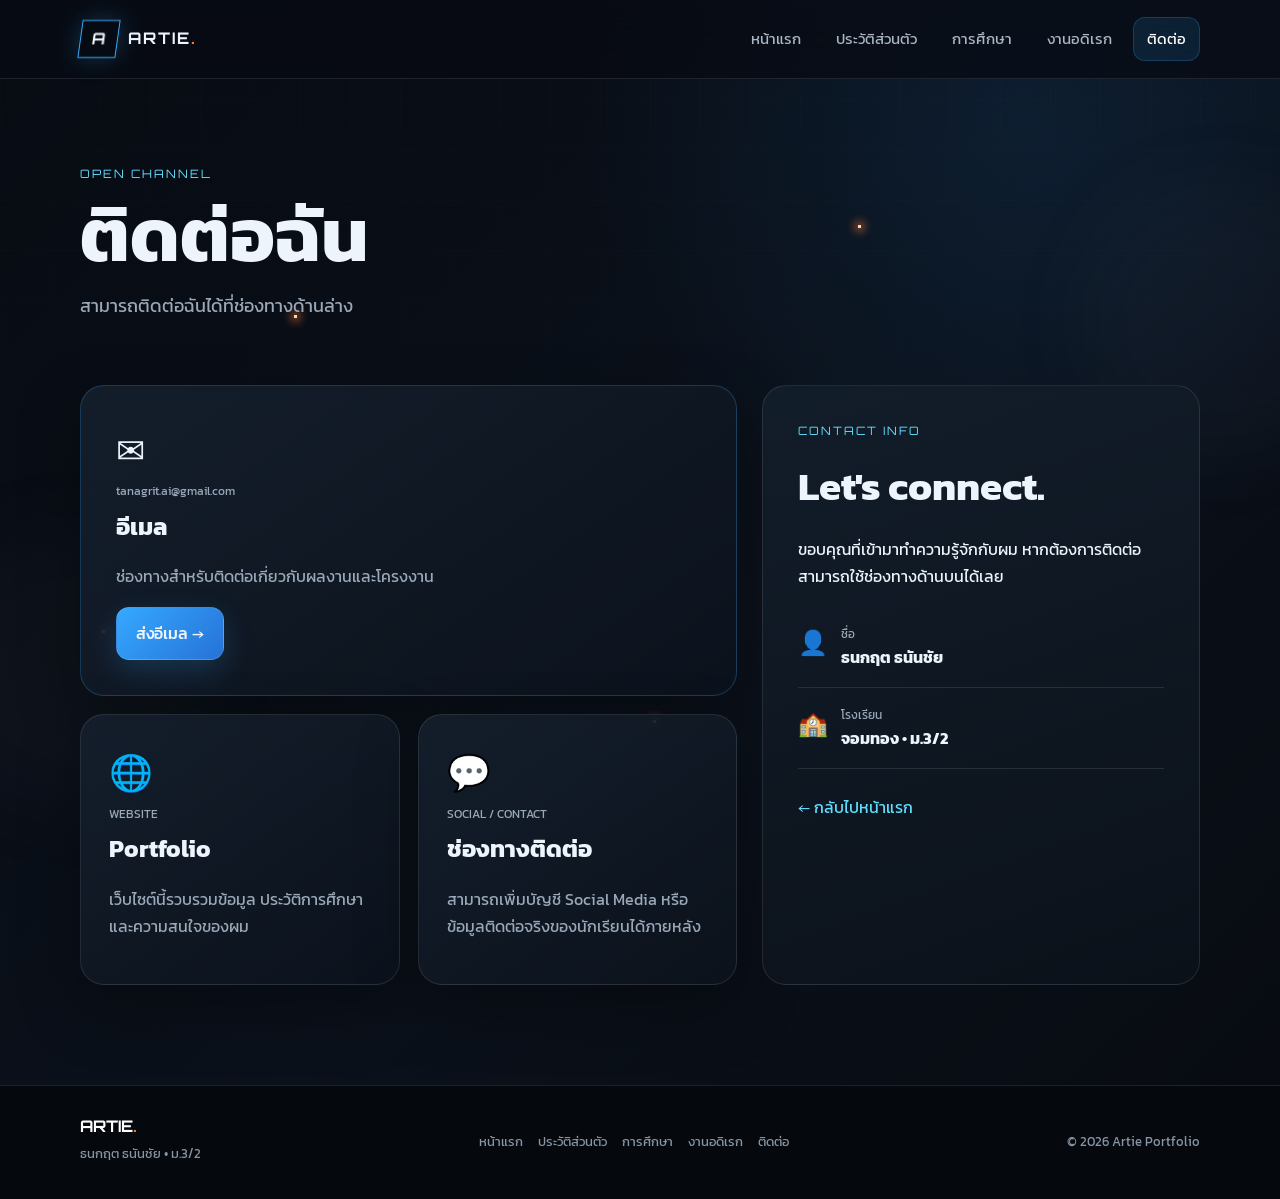
<file: contact.html>
<!DOCTYPE html>
<html lang="th">
<head><meta charset="UTF-8"><meta name="viewport" content="width=device-width, initial-scale=1.0"><title>Artie Portfolio | ติดต่อ</title><link rel="stylesheet" href="style.css"></head>
<body><div class="battle-bg" aria-hidden="true"><span class="spark s1"></span><span class="spark s2"></span><span class="spark s3"></span><span class="spark s4"></span><span class="spark s5"></span><span class="smoke smoke1"></span><span class="smoke smoke2"></span></div>
<header class="site-header"><nav class="nav container" aria-label="เมนูหลัก"><a class="brand" href="index.html"><span class="brand-mark">A</span><span>ARTIE<span class="dot">.</span></span></a><div class="nav-links"><a href="index.html">หน้าแรก</a><a href="profile.html">ประวัติส่วนตัว</a><a href="education.html">การศึกษา</a><a href="hobby.html">งานอดิเรก</a><a class="active" href="contact.html">ติดต่อ</a></div></nav></header>
<main><section class="page-hero container"><p class="eyebrow">OPEN CHANNEL</p><h1>ติดต่อฉัน</h1><p>สามารถติดต่อฉันได้ที่ช่องทางด้านล่าง</p></section>
<section class="contact-layout container"><div class="contact-main"><div class="contact-card featured"><span class="contact-icon">✉</span><small>tanagrit.ai@gmail.com</small><h2>อีเมล</h2><p>ช่องทางสำหรับติดต่อเกี่ยวกับผลงานและโครงงาน</p><a class="btn btn-primary" href="mailto:tanagrit.ai@gmail.com">ส่งอีเมล →</a></div>
<div class="contact-card"><span class="contact-icon">🌐</span><small>WEBSITE</small><h2>Portfolio</h2><p>เว็บไซต์นี้รวบรวมข้อมูล ประวัติการศึกษา และความสนใจของผม</p></div>
<div class="contact-card"><span class="contact-icon">💬</span><small>SOCIAL / CONTACT</small><h2>ช่องทางติดต่อ</h2><p>สามารถเพิ่มบัญชี Social Media หรือข้อมูลติดต่อจริงของนักเรียนได้ภายหลัง</p></div></div>
<aside class="contact-aside"><p class="eyebrow">CONTACT INFO</p><h2>Let's connect.</h2><p>ขอบคุณที่เข้ามาทำความรู้จักกับผม หากต้องการติดต่อ สามารถใช้ช่องทางด้านบนได้เลย</p><div class="contact-line"><span>👤</span><div><small>ชื่อ</small><b>ธนกฤต ธนันชัย</b></div></div><div class="contact-line"><span>🏫</span><div><small>โรงเรียน</small><b>จอมทอง • ม.3/2</b></div></div><a class="text-link" href="index.html">← กลับไปหน้าแรก</a></aside></section></main>
<footer class="site-footer"><div class="container footer-inner"><div><b>ARTIE<span class="dot">.</span></b><p>ธนกฤต ธนันชัย • ม.3/2</p></div><div class="footer-links"><a href="index.html">หน้าแรก</a><a href="profile.html">ประวัติส่วนตัว</a><a href="education.html">การศึกษา</a><a href="hobby.html">งานอดิเรก</a><a href="contact.html">ติดต่อ</a></div><p>© 2026 Artie Portfolio</p></div></footer>
<script>document.addEventListener('click',e=>{const b=document.createElement('span');b.className='click-burst';b.style.left=e.clientX+'px';b.style.top=e.clientY+'px';document.body.appendChild(b);setTimeout(()=>b.remove(),700)});</script></body></html>
</file>
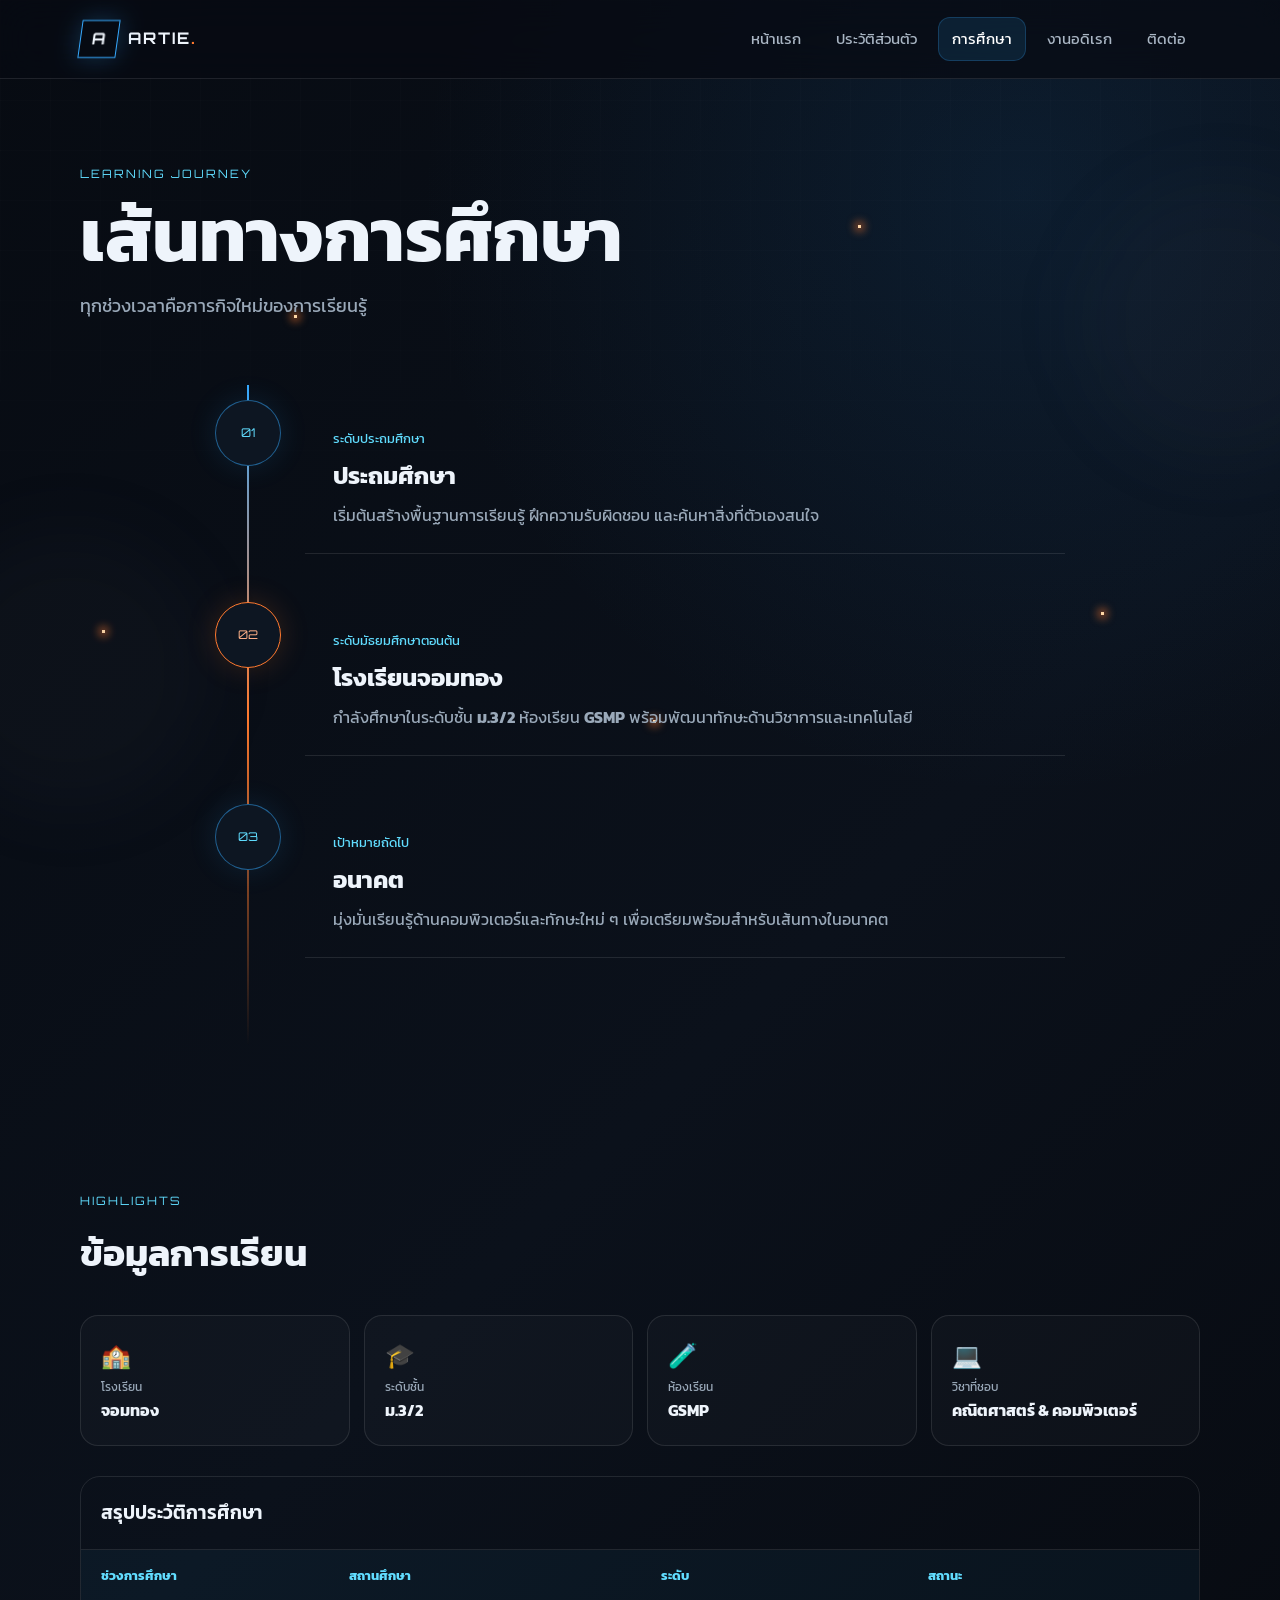
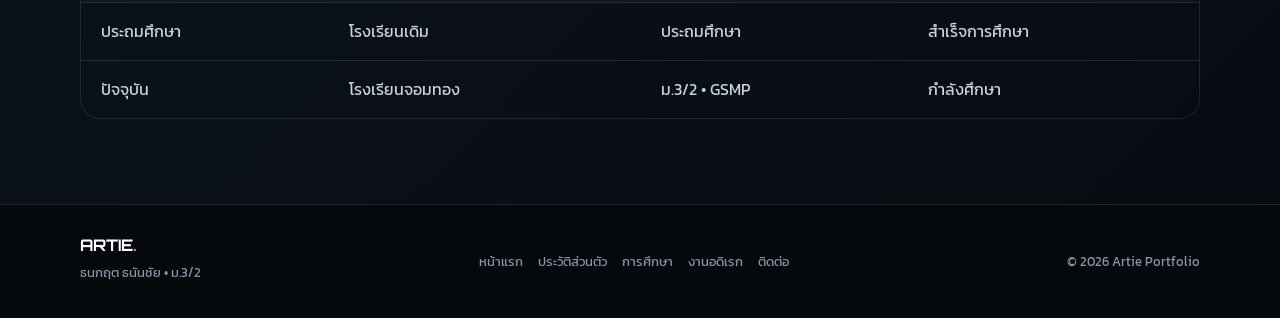
<file: education.html>
<!DOCTYPE html>
<html lang="th">
<head><meta charset="UTF-8"><meta name="viewport" content="width=device-width, initial-scale=1.0"><title>Artie Portfolio | การศึกษา</title><link rel="stylesheet" href="style.css"></head>
<body><div class="battle-bg" aria-hidden="true"><span class="spark s1"></span><span class="spark s2"></span><span class="spark s3"></span><span class="spark s4"></span><span class="spark s5"></span><span class="smoke smoke1"></span><span class="smoke smoke2"></span></div>
<header class="site-header"><nav class="nav container" aria-label="เมนูหลัก"><a class="brand" href="index.html"><span class="brand-mark">A</span><span>ARTIE<span class="dot">.</span></span></a><div class="nav-links"><a href="index.html">หน้าแรก</a><a href="profile.html">ประวัติส่วนตัว</a><a class="active" href="education.html">การศึกษา</a><a href="hobby.html">งานอดิเรก</a><a href="contact.html">ติดต่อ</a></div></nav></header>
<main><section class="page-hero container"><p class="eyebrow">LEARNING JOURNEY</p><h1>เส้นทางการศึกษา</h1><p>ทุกช่วงเวลาคือภารกิจใหม่ของการเรียนรู้</p></section>
<section class="timeline container"><div class="timeline-item"><span class="timeline-dot">01</span><div class="timeline-content"><small>ระดับประถมศึกษา</small><h2>ประถมศึกษา</h2><p>เริ่มต้นสร้างพื้นฐานการเรียนรู้ ฝึกความรับผิดชอบ และค้นหาสิ่งที่ตัวเองสนใจ</p></div></div>
<div class="timeline-item current"><span class="timeline-dot">02</span><div class="timeline-content"><small>ระดับมัธยมศึกษาตอนต้น</small><h2>โรงเรียนจอมทอง</h2><p>กำลังศึกษาในระดับชั้น <b>ม.3/2</b> ห้องเรียน <b>GSMP</b> พร้อมพัฒนาทักษะด้านวิชาการและเทคโนโลยี</p></div></div>
<div class="timeline-item"><span class="timeline-dot">03</span><div class="timeline-content"><small>เป้าหมายถัดไป</small><h2>อนาคต</h2><p>มุ่งมั่นเรียนรู้ด้านคอมพิวเตอร์และทักษะใหม่ ๆ เพื่อเตรียมพร้อมสำหรับเส้นทางในอนาคต</p></div></div></section>
<section class="section container"><div class="section-heading"><p class="eyebrow">HIGHLIGHTS</p><h2>ข้อมูลการเรียน</h2></div><div class="highlight-grid"><div class="highlight"><span>🏫</span><b>โรงเรียน</b><strong>จอมทอง</strong></div><div class="highlight"><span>🎓</span><b>ระดับชั้น</b><strong>ม.3/2</strong></div><div class="highlight"><span>🧪</span><b>ห้องเรียน</b><strong>GSMP</strong></div><div class="highlight"><span>💻</span><b>วิชาที่ชอบ</b><strong>คณิตศาสตร์ & คอมพิวเตอร์</strong></div></div>
<div class="table-wrap"><table><caption>สรุปประวัติการศึกษา</caption><thead><tr><th>ช่วงการศึกษา</th><th>สถานศึกษา</th><th>ระดับ</th><th>สถานะ</th></tr></thead><tbody><tr><td>ประถมศึกษา</td><td>โรงเรียนเดิม</td><td>ประถมศึกษา</td><td>สำเร็จการศึกษา</td></tr><tr><td>ปัจจุบัน</td><td>โรงเรียนจอมทอง</td><td>ม.3/2 • GSMP</td><td>กำลังศึกษา</td></tr></tbody></table></div></section></main>
<footer class="site-footer"><div class="container footer-inner"><div><b>ARTIE<span class="dot">.</span></b><p>ธนกฤต ธนันชัย • ม.3/2</p></div><div class="footer-links"><a href="index.html">หน้าแรก</a><a href="profile.html">ประวัติส่วนตัว</a><a href="education.html">การศึกษา</a><a href="hobby.html">งานอดิเรก</a><a href="contact.html">ติดต่อ</a></div><p>© 2026 Artie Portfolio</p></div></footer>
<script>document.addEventListener('click',e=>{const b=document.createElement('span');b.className='click-burst';b.style.left=e.clientX+'px';b.style.top=e.clientY+'px';document.body.appendChild(b);setTimeout(()=>b.remove(),700)});</script></body></html>
</file>
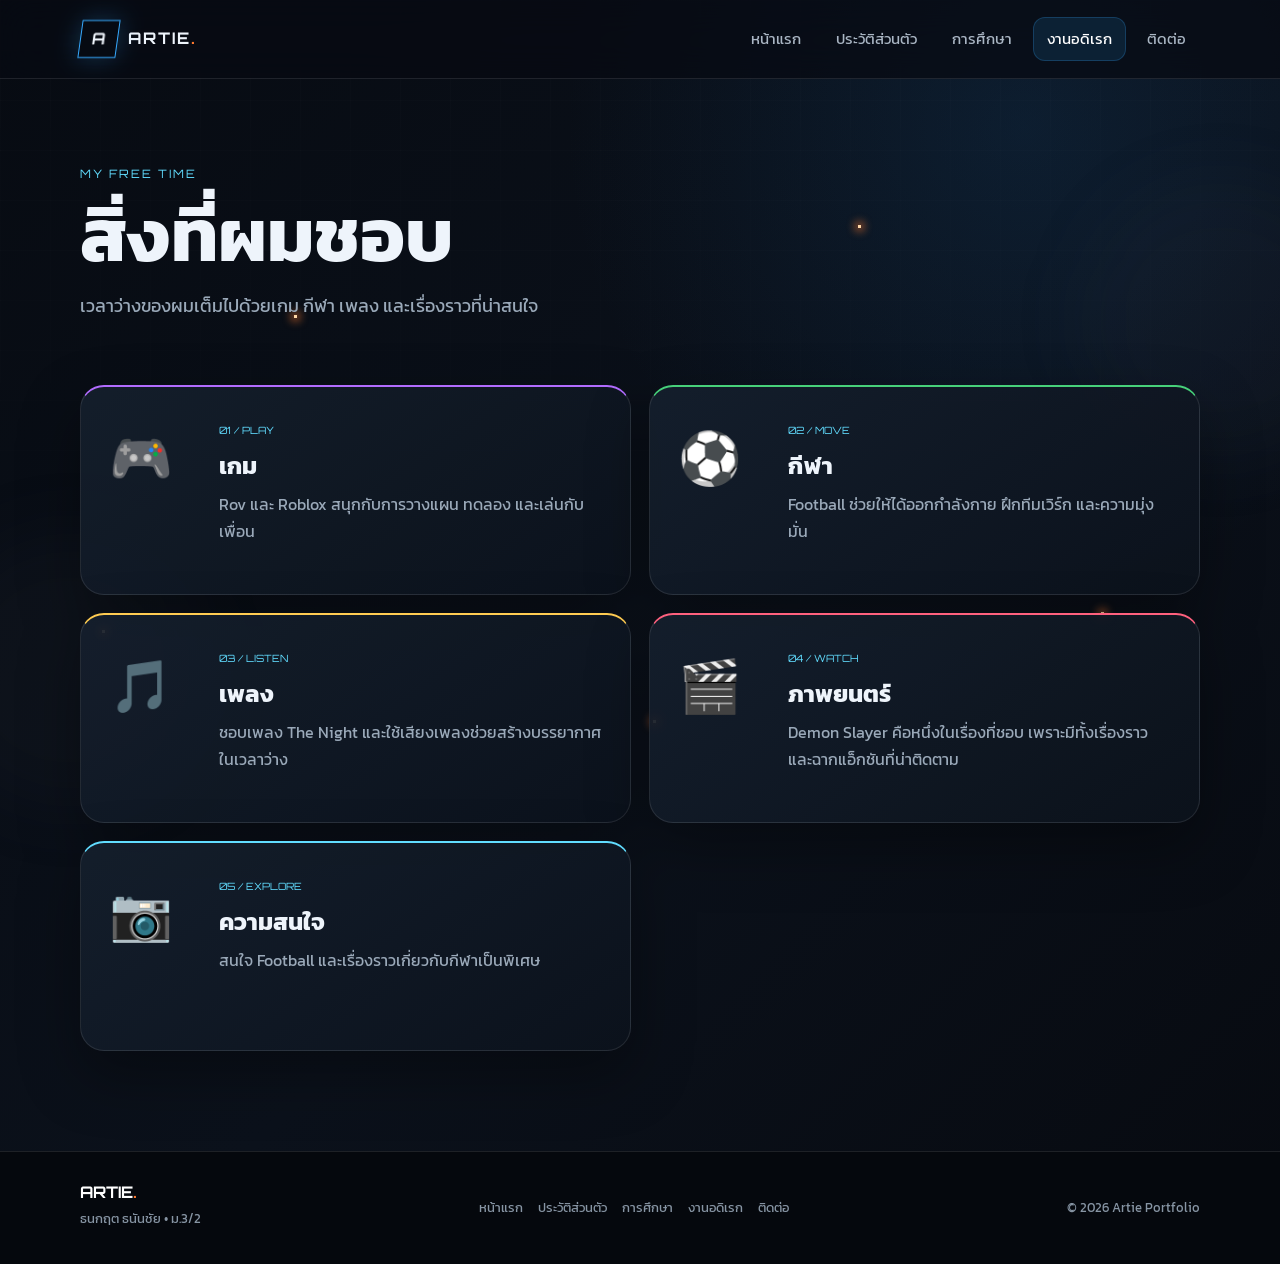
<file: hobby.html>
<!DOCTYPE html>
<html lang="th">
<head><meta charset="UTF-8"><meta name="viewport" content="width=device-width, initial-scale=1.0"><title>Artie Portfolio | งานอดิเรก</title><link rel="stylesheet" href="style.css"></head>
<body class="hobby-page"><div class="battle-bg" aria-hidden="true"><span class="spark s1"></span><span class="spark s2"></span><span class="spark s3"></span><span class="spark s4"></span><span class="spark s5"></span><span class="smoke smoke1"></span><span class="smoke smoke2"></span></div>
<header class="site-header"><nav class="nav container" aria-label="เมนูหลัก"><a class="brand" href="index.html"><span class="brand-mark">A</span><span>ARTIE<span class="dot">.</span></span></a><div class="nav-links"><a href="index.html">หน้าแรก</a><a href="profile.html">ประวัติส่วนตัว</a><a href="education.html">การศึกษา</a><a class="active" href="hobby.html">งานอดิเรก</a><a href="contact.html">ติดต่อ</a></div></nav></header>
<main><section class="page-hero container"><p class="eyebrow">MY FREE TIME</p><h1>สิ่งที่ผมชอบ</h1><p>เวลาว่างของผมเต็มไปด้วยเกม กีฬา เพลง และเรื่องราวที่น่าสนใจ</p></section>
<section class="hobby-grid container"><article class="hobby-card game"><div class="hobby-icon">🎮</div><div><small>01 / PLAY</small><h2>เกม</h2><p>Rov และ Roblox สนุกกับการวางแผน ทดลอง และเล่นกับเพื่อน</p></div></article>
<article class="hobby-card sport"><div class="hobby-icon">⚽</div><div><small>02 / MOVE</small><h2>กีฬา</h2><p>Football ช่วยให้ได้ออกกำลังกาย ฝึกทีมเวิร์ก และความมุ่งมั่น</p></div></article>
<article class="hobby-card music"><div class="hobby-icon">🎵</div><div><small>03 / LISTEN</small><h2>เพลง</h2><p>ชอบเพลง The Night และใช้เสียงเพลงช่วยสร้างบรรยากาศในเวลาว่าง</p></div></article>
<article class="hobby-card movie"><div class="hobby-icon">🎬</div><div><small>04 / WATCH</small><h2>ภาพยนตร์</h2><p>Demon Slayer คือหนึ่งในเรื่องที่ชอบ เพราะมีทั้งเรื่องราวและฉากแอ็กชันที่น่าติดตาม</p></div></article>
<article class="hobby-card camera"><div class="hobby-icon">📷</div><div><small>05 / EXPLORE</small><h2>ความสนใจ</h2><p>สนใจ Football และเรื่องราวเกี่ยวกับกีฬาเป็นพิเศษ</p></div></article></section></main>
<footer class="site-footer"><div class="container footer-inner"><div><b>ARTIE<span class="dot">.</span></b><p>ธนกฤต ธนันชัย • ม.3/2</p></div><div class="footer-links"><a href="index.html">หน้าแรก</a><a href="profile.html">ประวัติส่วนตัว</a><a href="education.html">การศึกษา</a><a href="hobby.html">งานอดิเรก</a><a href="contact.html">ติดต่อ</a></div><p>© 2026 Artie Portfolio</p></div></footer>
<script>document.addEventListener('click',e=>{const b=document.createElement('span');b.className='click-burst';b.style.left=e.clientX+'px';b.style.top=e.clientY+'px';document.body.appendChild(b);setTimeout(()=>b.remove(),700)});</script></body></html>
</file>
<file: style.css>
@import url('https://fonts.googleapis.com/css2?family=Kanit:wght@300;400;500;600;700&family=Orbitron:wght@500;700&display=swap');

:root{--bg:#070b12;--panel:#101722;--panel2:#151f2d;--text:#eef4fb;--muted:#9aa9b9;--blue:#35a9ff;--cyan:#61ddff;--orange:#ff7a2f;--line:rgba(255,255,255,.1);--shadow:0 24px 60px rgba(0,0,0,.35);--radius:24px}
*{box-sizing:border-box}html{scroll-behavior:smooth}body{margin:0;background:radial-gradient(circle at 80% 10%,rgba(25,92,150,.18),transparent 30%),linear-gradient(135deg,#070b12,#0b111b 55%,#070a10);color:var(--text);font-family:'Kanit',sans-serif;line-height:1.7;overflow-x:hidden}a{color:inherit;text-decoration:none}.container{width:min(1120px,92%);margin:auto}.site-header{position:sticky;top:0;z-index:20;background:rgba(7,11,18,.72);backdrop-filter:blur(18px);border-bottom:1px solid var(--line)}.nav{min-height:78px;display:flex;align-items:center;justify-content:space-between;gap:25px}.brand{display:flex;align-items:center;gap:10px;font-family:Orbitron,sans-serif;font-weight:700;letter-spacing:2px}.brand-mark{width:38px;height:38px;border:1px solid var(--blue);display:grid;place-items:center;transform:skew(-8deg);box-shadow:0 0 24px rgba(53,169,255,.25)}.dot{color:var(--orange)}.nav-links{display:flex;gap:7px;align-items:center}.nav-links a{padding:9px 14px;border-radius:12px;color:#aab6c4;font-size:.95rem;transition:.25s}.nav-links a:hover,.nav-links a.active{color:#fff;background:rgba(53,169,255,.12);box-shadow:inset 0 0 0 1px rgba(53,169,255,.22)}.hero{min-height:calc(100vh - 78px);display:grid;grid-template-columns:1.05fr .95fr;align-items:center;gap:50px;padding:70px 0}.eyebrow{font-family:Orbitron,sans-serif;color:var(--cyan);font-size:.72rem;letter-spacing:2px;margin:0 0 12px}.hero h1{font-size:clamp(2.5rem,6vw,5.3rem);line-height:1.04;margin:0 0 22px;letter-spacing:-2px}.hero h1 strong{background:linear-gradient(90deg,#fff,#60c9ff);-webkit-background-clip:text;color:transparent}.hero-text{font-size:1.25rem;color:#dbe8f5;max-width:650px}.muted{color:var(--muted);max-width:610px}.hero-actions{display:flex;flex-wrap:wrap;gap:13px;margin:28px 0}.btn{display:inline-flex;align-items:center;justify-content:center;gap:10px;padding:12px 19px;border-radius:13px;border:1px solid var(--line);font-weight:500;transition:.25s}.btn-primary{background:linear-gradient(135deg,var(--blue),#2672d6);box-shadow:0 10px 30px rgba(53,169,255,.2)}.btn-primary:hover{transform:translateY(-3px);box-shadow:0 16px 38px rgba(53,169,255,.3)}.btn-ghost:hover{background:rgba(255,255,255,.06);transform:translateY(-3px)}.mini-stats{display:flex;gap:35px;margin-top:35px}.mini-stats div{display:grid}.mini-stats b{font-family:Orbitron,sans-serif;font-size:1.2rem}.mini-stats span{font-size:.8rem;color:var(--muted)}.hero-visual{position:relative;min-height:580px;display:grid;place-items:center}.profile-frame{position:relative;width:min(390px,75%);aspect-ratio:4/5;padding:9px;border:1px solid rgba(97,221,255,.5);background:linear-gradient(145deg,rgba(97,221,255,.15),rgba(255,122,47,.08));box-shadow:var(--shadow),0 0 80px rgba(53,169,255,.12);transform:rotate(2deg);overflow:hidden;border-radius:35% 15% 32% 18%}.profile-frame img{width:100%;height:100%;object-fit:cover;border-radius:30% 12% 27% 15%;filter:saturate(.9)}.scan-line{position:absolute;left:0;right:0;top:20%;height:2px;background:var(--cyan);box-shadow:0 0 18px 4px rgba(97,221,255,.6);animation:scan 3.5s ease-in-out infinite}.target-ring{position:absolute;border:1px solid rgba(53,169,255,.25);border-radius:50%;animation:spin 18s linear infinite}.ring1{width:470px;height:470px}.ring2{width:560px;height:560px;border-style:dashed;animation-direction:reverse}.floating-badge{position:absolute;padding:10px 14px;border:1px solid var(--line);background:rgba(16,23,34,.8);backdrop-filter:blur(12px);border-radius:14px;box-shadow:var(--shadow);font-family:Orbitron,sans-serif;font-size:.65rem}.badge-one{top:17%;right:4%;animation:float 4s ease-in-out infinite}.badge-two{bottom:18%;left:4%;animation:float 4s ease-in-out infinite 1s}.section{padding:85px 0}.section-heading{margin-bottom:30px}.section-heading h2,.cta h2{font-size:2.3rem;margin:0}.feature-grid{display:grid;grid-template-columns:repeat(3,1fr);gap:18px}.feature-card,.hobby-card,.contact-card{background:linear-gradient(145deg,rgba(21,31,45,.92),rgba(12,18,28,.92));border:1px solid var(--line);border-radius:var(--radius);padding:28px;box-shadow:var(--shadow);transition:.3s}.feature-card:hover,.hobby-card:hover,.contact-card:hover{transform:translateY(-7px);border-color:rgba(97,221,255,.3)}.feature-card.accent-card{border-top:2px solid var(--orange)}.icon{font-size:2rem;color:var(--cyan)}.feature-card h3{margin:12px 0 5px}.feature-card p{color:var(--muted);margin:0}.cta{display:flex;align-items:center;justify-content:space-between;gap:30px;padding:34px;margin-bottom:90px;border:1px solid rgba(53,169,255,.2);border-radius:var(--radius);background:linear-gradient(90deg,rgba(53,169,255,.09),rgba(255,122,47,.05))}.page-hero{padding:85px 0 45px}.page-hero h1{font-size:clamp(2.5rem,6vw,4.7rem);margin:0;line-height:1.05}.page-hero p:last-child{color:var(--muted);font-size:1.1rem}.profile-layout{display:grid;grid-template-columns:.75fr 1.25fr;gap:60px;padding-bottom:100px}.portrait-card{position:relative}.portrait-card img{width:100%;display:block;border-radius:28px;border:1px solid var(--line);box-shadow:var(--shadow)}.portrait-tag{position:absolute;bottom:18px;left:18px;background:rgba(7,11,18,.8);backdrop-filter:blur(10px);border:1px solid var(--line);padding:7px 12px;border-radius:10px;font:11px Orbitron}.profile-info h2{font-size:2.5rem;margin:0}.lead{color:#bdcbd9;font-size:1.1rem}.info-grid{display:grid;grid-template-columns:repeat(2,1fr);gap:10px;margin:30px 0}.info-grid div{padding:16px;border:1px solid var(--line);border-radius:15px;background:rgba(255,255,255,.025)}.info-grid span,.contact-card small,.contact-line small{display:block;color:var(--muted);font-size:.78rem}.info-grid b{font-size:1.05rem}.quote-box{border-left:3px solid var(--orange);padding:18px 20px;background:rgba(255,122,47,.05);color:#dce7f1}.timeline{position:relative;padding:15px 0 100px;max-width:850px}.timeline:before{content:"";position:absolute;left:32px;top:0;bottom:60px;width:2px;background:linear-gradient(var(--blue),var(--orange),transparent)}.timeline-item{position:relative;padding-left:90px;margin-bottom:48px}.timeline-dot{position:absolute;left:0;width:66px;height:66px;border-radius:50%;display:grid;place-items:center;background:#0d1622;border:1px solid rgba(53,169,255,.5);font:12px Orbitron;color:var(--cyan);box-shadow:0 0 30px rgba(53,169,255,.12)}.timeline-content{padding:24px 28px;border-bottom:1px solid var(--line)}.timeline-content small{color:var(--cyan)}.timeline-content h2{margin:5px 0}.timeline-content p{color:var(--muted);margin:0}.timeline-item.current .timeline-dot{border-color:var(--orange);color:#ffb188;box-shadow:0 0 30px rgba(255,122,47,.18)}.highlight-grid{display:grid;grid-template-columns:repeat(4,1fr);gap:14px;margin-bottom:30px}.highlight{padding:20px;border-radius:18px;border:1px solid var(--line);background:rgba(255,255,255,.025)}.highlight span{font-size:1.5rem;display:block}.highlight b,.highlight strong{display:block}.highlight b{font-size:.75rem;color:var(--muted);font-weight:400}.table-wrap{overflow:auto;border:1px solid var(--line);border-radius:20px}table{width:100%;border-collapse:collapse;min-width:650px}caption{text-align:left;padding:20px;font-size:1.2rem;font-weight:600}th,td{text-align:left;padding:15px 20px;border-top:1px solid var(--line)}th{font-size:.8rem;color:var(--cyan);background:rgba(53,169,255,.05)}td{color:#c8d3df}.hobby-grid{display:grid;grid-template-columns:repeat(2,1fr);gap:18px;padding-bottom:100px}.hobby-card{display:grid;grid-template-columns:90px 1fr;gap:20px;min-height:210px}.hobby-card:hover{transform:translateY(-8px) rotate(-.4deg)}.hobby-icon{font-size:3.2rem}.hobby-card small{font:10px Orbitron;color:var(--cyan)}.hobby-card h2{margin:4px 0}.hobby-card p{color:var(--muted);margin:0}.game{border-top:2px solid #b26cff}.sport{border-top:2px solid #47d17a}.music{border-top:2px solid #ffcc52}.movie{border-top:2px solid #ff617e}.camera{border-top:2px solid var(--cyan)}.contact-layout{display:grid;grid-template-columns:1.2fr .8fr;gap:25px;padding-bottom:100px}.contact-main{display:grid;grid-template-columns:repeat(2,1fr);gap:18px}.contact-card.featured{grid-column:1/-1;padding:35px;border-color:rgba(53,169,255,.25)}.contact-icon{font-size:2.2rem;display:block}.contact-card h2{margin:5px 0}.contact-card p{color:var(--muted)}.contact-aside{padding:35px;border-radius:var(--radius);background:linear-gradient(160deg,#121d2a,#0b1119);border:1px solid var(--line)}.contact-aside h2{font-size:2.5rem;margin:0}.contact-line{display:flex;gap:13px;padding:16px 0;border-bottom:1px solid var(--line)}.contact-line span{font-size:1.5rem}.text-link{display:inline-block;margin-top:25px;color:var(--cyan)}.site-footer{border-top:1px solid var(--line);background:#05080d;padding:30px 0;color:#8795a4}.footer-inner{display:flex;align-items:center;justify-content:space-between;gap:25px;font-size:.8rem}.footer-inner b{font:700 1rem Orbitron;color:#fff}.footer-inner p{margin:4px 0}.footer-links{display:flex;gap:15px}.footer-links a:hover{color:var(--cyan)}.battle-bg{position:fixed;inset:0;pointer-events:none;z-index:-1;overflow:hidden}.battle-bg:before{content:"";position:absolute;inset:0;background-image:linear-gradient(rgba(255,255,255,.015) 1px,transparent 1px),linear-gradient(90deg,rgba(255,255,255,.012) 1px,transparent 1px);background-size:50px 50px;mask-image:linear-gradient(to bottom,black,transparent 85%)}.spark{position:absolute;width:3px;height:3px;background:#ffd7a6;box-shadow:0 0 10px 2px #ff7a2f;animation:ember 4s linear infinite}.s1{left:8%;top:70%;animation-delay:.3s}.s2{left:23%;top:35%;animation-delay:1.2s}.s3{left:67%;top:25%;animation-delay:2s}.s4{left:86%;top:68%;animation-delay:.7s}.s5{left:51%;top:80%;animation-delay:1.7s}.smoke{position:absolute;width:280px;height:280px;border-radius:50%;background:rgba(80,95,105,.06);filter:blur(35px);animation:smoke 13s ease-in-out infinite}.smoke1{left:-70px;bottom:10%}.smoke2{right:-80px;top:20%;animation-delay:4s}.click-burst{position:fixed;z-index:100;width:10px;height:10px;border:2px solid #ffb36f;border-radius:50%;pointer-events:none;transform:translate(-50%,-50%);animation:burst .65s ease-out forwards}.click-burst:after{content:"";position:absolute;inset:-4px;border-radius:50%;border:1px solid #63d9ff;animation:burst .55s ease-out forwards}.reveal{animation:up .8s both}.delay{animation-delay:.15s}@keyframes up{from{opacity:0;transform:translateY(25px)}to{opacity:1;transform:none}}@keyframes scan{0%,100%{top:18%;opacity:.2}50%{top:82%;opacity:1}}@keyframes spin{to{transform:rotate(360deg)}}@keyframes float{50%{transform:translateY(-9px)}}@keyframes ember{0%{transform:translate(0,30px);opacity:0}15%{opacity:1}100%{transform:translate(70px,-180px);opacity:0}}@keyframes smoke{50%{transform:translate(50px,-30px) scale(1.25);opacity:.7}}@keyframes burst{0%{transform:translate(-50%,-50%) scale(.3);opacity:1}100%{transform:translate(-50%,-50%) scale(8);opacity:0}}
@media(max-width:850px){.nav{flex-direction:column;padding:14px 0}.site-header{position:relative}.nav-links{width:100%;justify-content:center;flex-wrap:wrap}.hero{grid-template-columns:1fr;padding:55px 0}.hero-visual{min-height:480px}.feature-grid,.highlight-grid{grid-template-columns:repeat(2,1fr)}.profile-layout,.contact-layout{grid-template-columns:1fr}.hobby-grid{grid-template-columns:1fr}.footer-inner{flex-direction:column;align-items:flex-start}.footer-links{flex-wrap:wrap}.cta{flex-direction:column;align-items:flex-start}}
@media(max-width:560px){.nav-links{gap:2px}.nav-links a{padding:7px 8px;font-size:.8rem}.hero h1{font-size:2.7rem}.hero-visual{min-height:390px}.profile-frame{width:75%}.ring1{width:330px;height:330px}.ring2{width:390px;height:390px}.mini-stats{gap:20px}.feature-grid,.highlight-grid,.contact-main{grid-template-columns:1fr}.info-grid{grid-template-columns:1fr}.timeline:before{left:22px}.timeline-item{padding-left:60px}.timeline-dot{width:46px;height:46px;font-size:9px}.timeline-content{padding:18px}.page-hero{padding-top:55px}.section{padding:60px 0}.hobby-card{grid-template-columns:65px 1fr;padding:22px}.hobby-icon{font-size:2.4rem}.cta{margin-bottom:60px}.footer-links{gap:10px}}
@media(prefers-reduced-motion:reduce){*,*::before,*::after{animation-duration:.01ms!important;animation-iteration-count:1!important;scroll-behavior:auto!important}}
</file>
